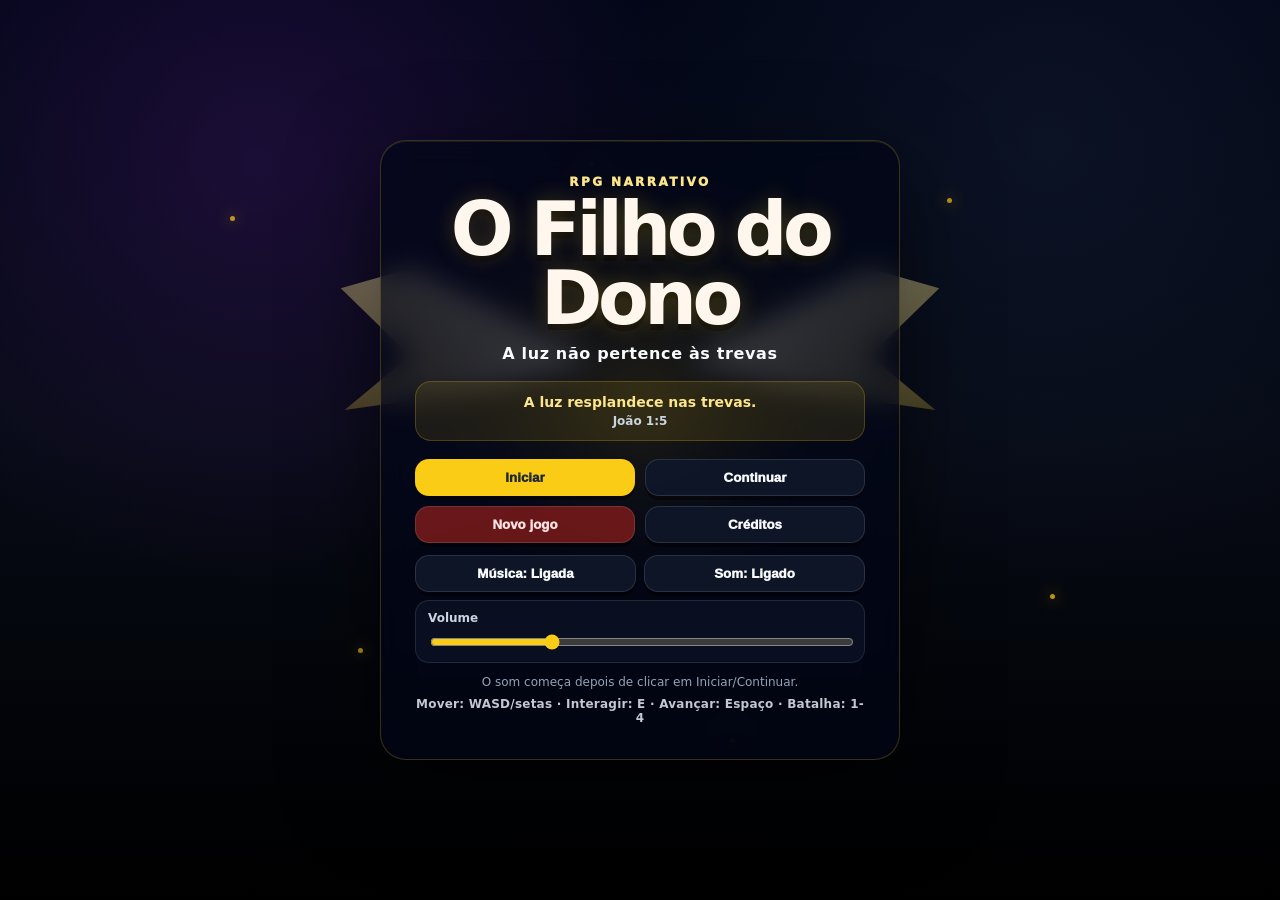
<file: index.html>
<!DOCTYPE html>
<html lang="pt-PT">
<head>
  <meta charset="UTF-8" />
  <meta name="viewport" content="width=device-width, initial-scale=1.0, viewport-fit=cover" />
  <title>O Filho do Dono</title>
  <meta name="apple-mobile-web-app-capable" content="yes" />
  <meta name="mobile-web-app-capable" content="yes" />
  <meta name="apple-mobile-web-app-status-bar-style" content="black-translucent" />
  <link rel="stylesheet" href="./css/styles.css" />
</head>
<body class="mobile-demo">
  <div class="rotate-warning"><strong>Vira o telemóvel</strong><span>Versão horizontal. Controlos nas laterais e toque no jogo para avançar falas ou ativar o grito.</span></div>

  <section id="titleMenu" class="title-menu" aria-label="Menu inicial do jogo">
    <div class="title-menu-bg">
      <div class="title-light-orb"></div>
      <div class="title-wing title-wing-left"></div>
      <div class="title-wing title-wing-right"></div>
      <div class="title-particles" aria-hidden="true">
        <span></span><span></span><span></span><span></span><span></span><span></span>
      </div>
    </div>

    <div class="title-menu-panel">
      <p class="title-kicker">RPG narrativo</p>
      <h1>O Filho do Dono</h1>
      <p class="title-subtitle">A luz não pertence às trevas</p>

      <div class="title-reference" id="titleBibleReference">
        <strong>A luz resplandece nas trevas.</strong>
        <span>João 1:5</span>
      </div>

      <div class="title-actions">
        <button id="menuStartBtn" type="button" class="title-btn primary">Iniciar</button>
        <button id="menuContinueBtn" type="button" class="title-btn">Continuar</button>
        <button id="menuNewGameBtn" type="button" class="title-btn danger">Novo jogo</button>
        <button id="menuCreditsBtn" type="button" class="title-btn">Créditos</button>
      </div>

      <div class="title-options">
        <button id="menuMusicBtn" type="button" class="title-chip">Música: Ligada</button>
        <button id="menuSfxBtn" type="button" class="title-chip">Som: Ligado</button>
        <label class="title-volume">
          Volume
          <input id="menuVolumeRange" type="range" min="0" max="100" value="55" />
        </label>
      </div>

      <p class="title-audio-note">O som começa depois de clicar em Iniciar/Continuar.</p>
      <p class="title-controls-note">Mover: WASD/setas · Interagir: E · Avançar: Espaço · Batalha: 1-4</p>
    </div>

    <div id="menuCreditsPanel" class="title-credits hidden">
      <div class="title-credits-card">
        <h2>Créditos</h2>
        <p><strong>História, direção e criação:</strong> Emanuel Soares</p>
        <p><strong>Jogo:</strong> mapas, batalhas, cutscenes, personagens e sistema narrativo de <em>O Filho do Dono</em>.</p>
        <p><strong>Mensagem:</strong> Deus Connosco. A luz venceu as sombras.</p>
        <button id="menuCreditsCloseBtn" type="button" class="title-btn primary">Voltar</button>
      </div>
    </div>
  </section>

  <div class="mobile-note">
    <strong>O Filho do Dono:</strong> usa os botões no ecrã. O progresso fica guardado neste telemóvel/navegador.
  </div>

  <main class="layout">
    <section class="game-card">
      <div class="stage">
        <canvas id="gameCanvas" width="640" height="480"></canvas>

        <div id="dialog" class="dialog hidden">
          <div class="dialog-left">
            <img id="dialogPortrait" alt="" class="dialog-portrait hidden">
          </div>
          <div class="dialog-content">
            <div id="dialogName" class="dialog-name"></div>
            <div id="dialogText" class="dialog-text"></div>
            <div class="dialog-hint">Toca no jogo para avançar</div>
          </div>
        </div>

        <div id="cutscene" class="cutscene hidden">
          <div class="cutscene-panel">
            <img id="cutsceneImage" alt="Imagem da cena" class="cutscene-image">
            <div class="cutscene-text-wrap">
              <h2 id="cutsceneTitle"></h2>
              <p id="cutsceneText"></p>
              <button id="cutsceneButton" type="button">Continuar</button>
            </div>
          </div>
        </div>
      </div>
    </section>

    <aside class="panel">
      <section class="quest-box">
        <p class="eyebrow">Missão atual</p>
        <h2 id="questTitle">A carregar...</h2>
        <p id="questObjective">A preparar a jornada de Denzel...</p>
        <div id="questDetails" class="quest-details"></div>
      </section>

      <section class="stats-box">
        <div class="stats-header">
          <p class="eyebrow">Denzel</p>
          <strong id="levelText">Nível 1</strong>
        </div>
        <div class="stat-row">
          <span id="hpText">HP 35/35</span>
          <div class="bar"><div id="hpFill" class="bar-fill hp-fill"></div></div>
        </div>
        <div class="stat-row">
          <span id="xpText">XP 0/50</span>
          <div class="bar"><div id="xpFill" class="bar-fill xp-fill"></div></div>
        </div>
        <p id="atkDefText" class="small stats-small">ATK 5 · DEF 2</p>
      </section>

      <section class="inventory-box">
        <div class="stats-header">
          <p class="eyebrow">Inventário</p>
          <strong id="goldText">0 ouro</strong>
        </div>
        <p id="potionText" class="small stats-small">Poções: 2</p>
        <p class="small">No mobile: <strong>3</strong> recupera HP fora da batalha (gasta EN) e <strong>4</strong> usa poção fora da batalha.</p>
      </section>

      <section class="info-box controls-desktop">
        <h3>Controlos</h3>
        <p><kbd>W</kbd><kbd>A</kbd><kbd>S</kbd><kbd>D</kbd> ou setas para mover</p>
        <p><kbd>E</kbd> interagir · <kbd>Espaço</kbd> avançar</p>
        <p><kbd>1</kbd><kbd>2</kbd><kbd>3</kbd><kbd>4</kbd> ações em combate</p>
      </section>
    </aside>
  </main>

  <div id="mobileControls" class="mobile-controls" aria-label="Controlos no telemóvel">
    <div class="dpad">
      <button class="mobile-btn up" data-hold-key="ArrowUp">▲</button>
      <button class="mobile-btn left" data-hold-key="ArrowLeft">◀</button>
      <button class="mobile-btn center" type="button">•</button>
      <button class="mobile-btn right" data-hold-key="ArrowRight">▶</button>
      <button class="mobile-btn down" data-hold-key="ArrowDown">▼</button>
    </div>
    <div class="mobile-actions">
      <button class="mobile-btn primary" data-main-action="1">Ação / Interagir</button>
      <button class="mobile-btn" data-tap-key=" ">Avançar</button>
      <button class="mobile-btn small" data-tap-key="1">1 Atacar</button>
      <button class="mobile-btn small" data-tap-key="2">2 Cajado</button>
      <button class="mobile-btn small" data-tap-key="3">3 Recuperar</button>
      <button class="mobile-btn small" data-tap-key="4">4 Poção</button>
    </div>
  </div>

  <button id="kraidusResetBtn" class="kraidus-reset-btn" type="button" hidden>
    K — Voltar à luta contra Kraidus
  </button>

  <button id="returnMenuBtn" class="return-menu-btn" type="button" aria-label="Voltar ao menu inicial">
    ☰ Menu
  </button>


  <script src="./js/config/denzel-visual-config.js"></script>
  <script src="./js/config/characters-config.js"></script>
  <script src="./js/config/world-config.js"></script>
  <script src="./js/config/bible-references-config.js"></script>
  <script src="./js/config/audio-config.js"></script>
  <script src="./js/audio-engine.js"></script>

  <!-- Personagens modulares -->
  <script src="./js/config/characters/lurei-normal.js"></script>
  <script src="./js/config/characters/lurei-guerreiro.js"></script>
  <script src="./js/config/characters/lurei-dominio.js"></script>

  <!-- Cenas modulares -->
  <script src="./js/config/scenes/kraidus-transformation-scene.js"></script>
  <script src="./js/config/scenes/nilzin-transformation-scene.js"></script>
  <script src="./js/config/scenes/lurei-shadow-entrance-scene.js"></script>
  <script src="./js/config/scenes/nilzin-abduction-scene.js"></script>
  <script src="./js/config/scenes/lurei-reveal-scene.js"></script>
  <script src="./js/config/scenes/lurei-purification-scene.js"></script>

  <script src="./js/data.js"></script>
  <script src="./js/game.js"></script>
  <script src="./js/visuals/character-design-v20.js"></script>
  <script src="./js/fullscreen.js"></script>
  <script src="./js/title-menu.js"></script>
</body>
</html>
</file>
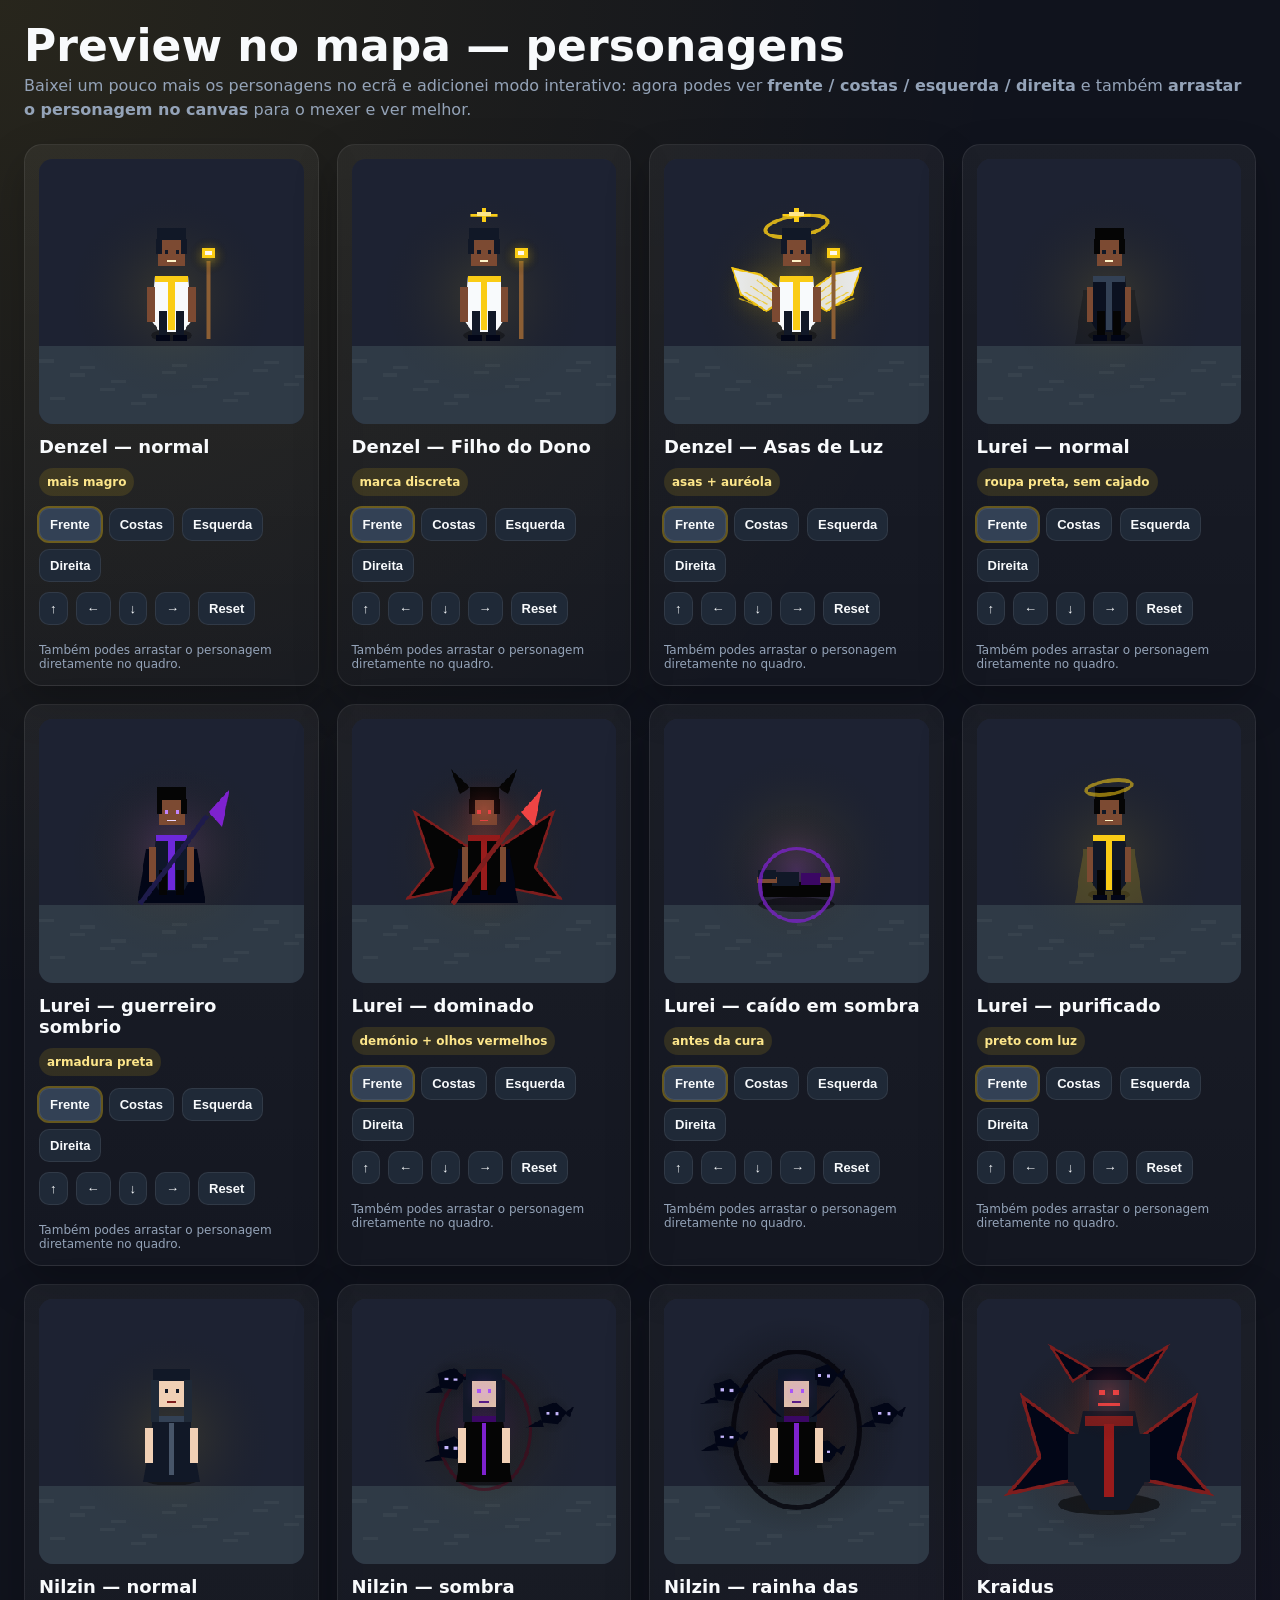
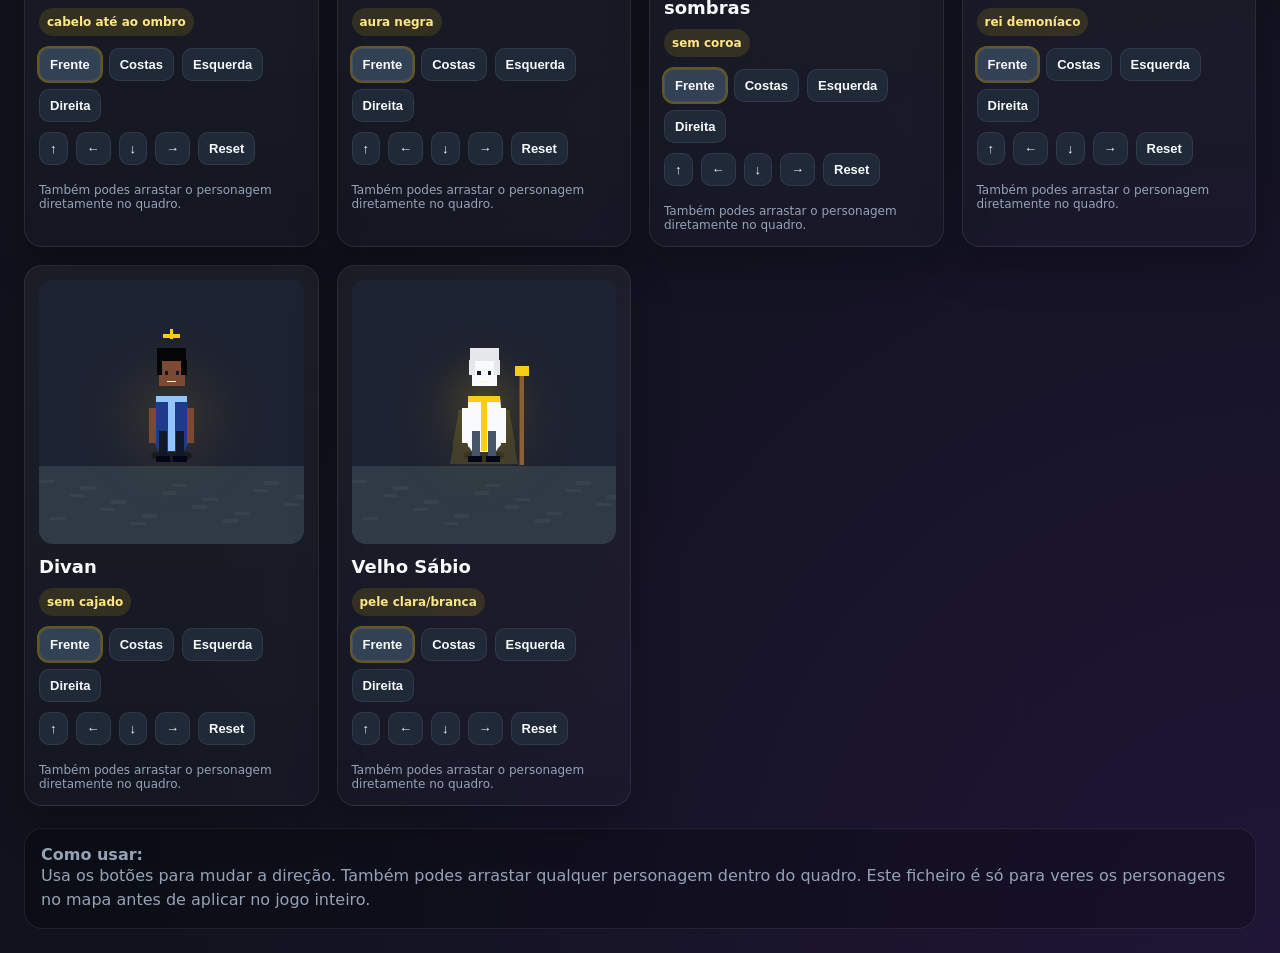
<file: preview_mapa_personagens.html>
<!DOCTYPE html>
<html lang="pt-PT">
<head>
  <meta charset="UTF-8" />
  <meta name="viewport" content="width=device-width, initial-scale=1.0" />
  <title>Preview Mapa Personagens — Base v17</title>
  <style>
    :root {
      --bg: #10131d;
      --text: #f8fafc;
      --muted: #94a3b8;
      --gold: #facc15;
      --panel: rgba(255,255,255,.05);
      --panel-border: rgba(255,255,255,.08);
      --btn: #1f2937;
      --btn-border: rgba(255,255,255,.08);
      --btn-active: #334155;
    }

    * { box-sizing: border-box; }

    body {
      margin: 0;
      font-family: system-ui, -apple-system, BlinkMacSystemFont, "Segoe UI", sans-serif;
      background:
        radial-gradient(circle at top left, rgba(250, 204, 21, .10), transparent 35%),
        radial-gradient(circle at bottom right, rgba(126, 34, 206, .14), transparent 40%),
        var(--bg);
      color: var(--text);
      padding: 24px;
    }

    header, .grid, .notes {
      max-width: 1240px;
      margin-left: auto;
      margin-right: auto;
    }

    header { margin-bottom: 22px; }
    h1 {
      margin: 0 0 6px;
      font-size: clamp(28px, 4vw, 44px);
      line-height: 1;
    }
    p {
      margin: 0;
      color: var(--muted);
      line-height: 1.5;
    }

    .grid {
      display: grid;
      grid-template-columns: repeat(auto-fit, minmax(280px, 1fr));
      gap: 18px;
    }

    .card {
      background: linear-gradient(180deg, rgba(255,255,255,.05), rgba(255,255,255,.02));
      border: 1px solid var(--panel-border);
      border-radius: 18px;
      padding: 14px;
      box-shadow: 0 18px 44px rgba(0,0,0,.24);
    }

    .stage {
      width: 100%;
      aspect-ratio: 1 / 1;
      border-radius: 14px;
      background:
        linear-gradient(90deg, rgba(255,255,255,.03) 1px, transparent 1px),
        linear-gradient(rgba(255,255,255,.03) 1px, transparent 1px),
        #202436;
      background-size: 24px 24px;
      display: grid;
      place-items: center;
      overflow: hidden;
      touch-action: none;
    }

    canvas {
      width: 100%;
      height: 100%;
      image-rendering: pixelated;
      cursor: grab;
    }

    canvas.dragging {
      cursor: grabbing;
    }

    h2 {
      margin: 12px 0 3px;
      font-size: 18px;
    }

    .tag {
      display: inline-block;
      margin-top: 8px;
      padding: 5px 8px;
      border-radius: 999px;
      background: rgba(250, 204, 21, .12);
      color: #fde68a;
      font-weight: 800;
      font-size: 12px;
    }

    .controls {
      display: grid;
      gap: 10px;
      margin-top: 12px;
    }

    .row {
      display: flex;
      flex-wrap: wrap;
      gap: 8px;
    }

    button {
      border: 1px solid var(--btn-border);
      background: var(--btn);
      color: var(--text);
      border-radius: 10px;
      padding: 8px 10px;
      cursor: pointer;
      font-size: 13px;
      font-weight: 700;
    }

    button.active {
      background: var(--btn-active);
      outline: 2px solid rgba(250, 204, 21, .35);
    }

    .hint {
      font-size: 12px;
      color: var(--muted);
      margin-top: 8px;
    }

    .notes {
      margin-top: 22px;
      background: rgba(0,0,0,.22);
      border: 1px solid rgba(255,255,255,.08);
      border-radius: 18px;
      padding: 16px;
      color: var(--muted);
    }

    code { color: #fde68a; }
  </style>
</head>
<body>
  <header>
    <h1>Preview no mapa — personagens</h1>
    <p>
      Baixei um pouco mais os personagens no ecrã e adicionei modo interativo:
      agora podes ver <strong>frente / costas / esquerda / direita</strong> e também
      <strong>arrastar o personagem no canvas</strong> para o mexer e ver melhor.
    </p>
  </header>

  <main class="grid" id="grid"></main>

  <section class="notes">
    <strong>Como usar:</strong>
    <p>
      Usa os botões para mudar a direção. Também podes arrastar qualquer personagem dentro do quadro.
      Este ficheiro é só para veres os personagens no mapa antes de aplicar no jogo inteiro.
    </p>
  </section>

<script>
const CHARACTERS = [
  { key:"denzel_base", title: "Denzel — normal", tag: "mais magro", renderType: "denzel", options: { wings:false, mark:false, halo:false } },
  { key:"denzel_mark", title: "Denzel — Filho do Dono", tag: "marca discreta", renderType: "denzel", options: { wings:false, mark:true, halo:false } },
  { key:"denzel_wings", title: "Denzel — Asas de Luz", tag: "asas + auréola", renderType: "denzel", options: { wings:true, mark:true, halo:true } },

  { key:"lurei_normal", title: "Lurei — normal", tag: "roupa preta, sem cajado", renderType: "lurei", options: { form:"normal" } },
  { key:"lurei_warrior", title: "Lurei — guerreiro sombrio", tag: "armadura preta", renderType: "lurei", options: { form:"guerreiro" } },
  { key:"lurei_dominated", title: "Lurei — dominado", tag: "demónio + olhos vermelhos", renderType: "lurei", options: { form:"dominado" } },
  { key:"lurei_fallen", title: "Lurei — caído em sombra", tag: "antes da cura", renderType: "lurei", options: { form:"caido" } },
  { key:"lurei_purified", title: "Lurei — purificado", tag: "preto com luz", renderType: "lurei", options: { form:"purificado" } },

  { key:"nilzin_normal", title: "Nilzin — normal", tag: "cabelo até ao ombro", renderType: "nilzin", options: { form:"normal" } },
  { key:"nilzin_shadow", title: "Nilzin — sombra", tag: "aura negra", renderType: "nilzin", options: { form:"sombra" } },
  { key:"nilzin_queen", title: "Nilzin — rainha das sombras", tag: "sem coroa", renderType: "nilzin", options: { form:"rainha" } },

  { key:"kraidus", title: "Kraidus", tag: "rei demoníaco", renderType: "kraidus", options: {} },
  { key:"divan", title: "Divan", tag: "sem cajado", renderType: "divan", options: {} },
  { key:"sage", title: "Velho Sábio", tag: "pele clara/branca", renderType: "sage", options: {} }
];

const W = 320;
const H = 320;
const states = new Map();

function setup() {
  const grid = document.getElementById("grid");

  CHARACTERS.forEach((item) => {
    const card = document.createElement("article");
    card.className = "card";
    card.innerHTML = `
      <div class="stage"><canvas width="${W}" height="${H}"></canvas></div>
      <h2>${item.title}</h2>
      <p><span class="tag">${item.tag}</span></p>
      <div class="controls">
        <div class="row dir-row">
          <button data-dir="down">Frente</button>
          <button data-dir="up">Costas</button>
          <button data-dir="left">Esquerda</button>
          <button data-dir="right">Direita</button>
        </div>
        <div class="row">
          <button data-move="up">↑</button>
          <button data-move="left">←</button>
          <button data-move="down">↓</button>
          <button data-move="right">→</button>
          <button data-reset="1">Reset</button>
        </div>
        <div class="hint">Também podes arrastar o personagem diretamente no quadro.</div>
      </div>
    `;
    grid.appendChild(card);

    const canvas = card.querySelector("canvas");
    const ctx = canvas.getContext("2d");
    ctx.imageSmoothingEnabled = false;

    const state = {
      item,
      canvas,
      ctx,
      x: 160,
      y: 138,   // mais baixo
      direction: "down",
      dragging: false,
      dragOffsetX: 0,
      dragOffsetY: 0,
    };
    states.set(item.key, state);

    bindControls(card, state);
    bindDrag(state);
    render(state);
  });
}

function bindControls(card, state) {
  const dirButtons = [...card.querySelectorAll("[data-dir]")];
  dirButtons.forEach((btn) => {
    btn.addEventListener("click", () => {
      state.direction = btn.dataset.dir;
      updateDirButtons(dirButtons, state.direction);
      render(state);
    });
  });
  updateDirButtons(dirButtons, state.direction);

  card.querySelectorAll("[data-move]").forEach((btn) => {
    btn.addEventListener("click", () => {
      const step = 8;
      const move = btn.dataset.move;
      if (move === "up") state.y -= step;
      if (move === "down") state.y += step;
      if (move === "left") state.x -= step;
      if (move === "right") state.x += step;
      clampState(state);
      render(state);
    });
  });

  card.querySelector("[data-reset]").addEventListener("click", () => {
    state.x = 160;
    state.y = 138;
    state.direction = "down";
    updateDirButtons(dirButtons, state.direction);
    render(state);
  });
}

function updateDirButtons(buttons, current) {
  buttons.forEach(btn => btn.classList.toggle("active", btn.dataset.dir === current));
}

function bindDrag(state) {
  const canvas = state.canvas;

  function getPos(evt) {
    const rect = canvas.getBoundingClientRect();
    const clientX = evt.touches ? evt.touches[0].clientX : evt.clientX;
    const clientY = evt.touches ? evt.touches[0].clientY : evt.clientY;
    return {
      x: ((clientX - rect.left) / rect.width) * canvas.width,
      y: ((clientY - rect.top) / rect.height) * canvas.height,
    };
  }

  function start(evt) {
    evt.preventDefault();
    const p = getPos(evt);
    state.dragging = true;
    state.dragOffsetX = p.x - state.x;
    state.dragOffsetY = p.y - state.y;
    canvas.classList.add("dragging");
  }

  function move(evt) {
    if (!state.dragging) return;
    evt.preventDefault();
    const p = getPos(evt);
    state.x = p.x - state.dragOffsetX;
    state.y = p.y - state.dragOffsetY;
    clampState(state);
    render(state);
  }

  function end() {
    state.dragging = false;
    canvas.classList.remove("dragging");
  }

  canvas.addEventListener("mousedown", start);
  window.addEventListener("mousemove", move);
  window.addEventListener("mouseup", end);

  canvas.addEventListener("touchstart", start, { passive: false });
  window.addEventListener("touchmove", move, { passive: false });
  window.addEventListener("touchend", end);
}

function clampState(state) {
  state.x = Math.max(70, Math.min(250, state.x));
  state.y = Math.max(90, Math.min(210, state.y));
}

function render(state) {
  const { ctx, item, x, y, direction } = state;
  drawStage(ctx);

  switch(item.renderType) {
    case "denzel":
      drawDenzel(ctx, { ...item.options, x, y, direction });
      break;
    case "lurei":
      drawLurei(ctx, { ...item.options, x, y, direction });
      break;
    case "nilzin":
      drawNilzin(ctx, { ...item.options, x, y, direction });
      break;
    case "kraidus":
      drawKraidus(ctx, { x, y, direction });
      break;
    case "divan":
      drawDivan(ctx, { x, y, direction });
      break;
    case "sage":
      drawSage(ctx, { x, y, direction });
      break;
  }
}

function drawStage(ctx) {
  ctx.clearRect(0,0,W,H);
  ctx.fillStyle = "#1d2232";
  ctx.fillRect(0,0,W,H);

  ctx.fillStyle = "#2f3a46";
  ctx.fillRect(0, 226, W, 94);

  ctx.fillStyle = "rgba(255,255,255,.04)";
  for (let i = 0; i < 18; i++) {
    ctx.fillRect((i * 37) % W, 242 + ((i * 17) % 54), 18, 4);
  }

  const g = ctx.createRadialGradient(160, 165, 10, 160, 165, 130);
  g.addColorStop(0, "rgba(250,204,21,.10)");
  g.addColorStop(1, "rgba(0,0,0,0)");
  ctx.fillStyle = g;
  ctx.fillRect(0,0,W,H);
}

function rect(ctx,x,y,w,h,c) {
  ctx.fillStyle = c;
  ctx.fillRect(Math.round(x), Math.round(y), Math.round(w), Math.round(h));
}

function ellipse(ctx,x,y,rx,ry,c) {
  ctx.fillStyle = c;
  ctx.beginPath();
  ctx.ellipse(x,y,rx,ry,0,0,Math.PI*2);
  ctx.fill();
}

function poly(ctx, pts, c) {
  ctx.fillStyle = c;
  ctx.beginPath();
  ctx.moveTo(pts[0][0], pts[0][1]);
  pts.slice(1).forEach(([x,y]) => ctx.lineTo(x,y));
  ctx.closePath();
  ctx.fill();
}

function strokePoly(ctx, pts, c, lw=2) {
  ctx.strokeStyle = c;
  ctx.lineWidth = lw;
  ctx.beginPath();
  ctx.moveTo(pts[0][0], pts[0][1]);
  pts.slice(1).forEach(([x,y]) => ctx.lineTo(x,y));
  ctx.closePath();
  ctx.stroke();
}

function glow(ctx, x, y, r, color) {
  const g = ctx.createRadialGradient(x,y,0,x,y,r);
  g.addColorStop(0,color);
  g.addColorStop(1,"rgba(0,0,0,0)");
  ctx.fillStyle = g;
  ctx.beginPath();
  ctx.arc(x,y,r,0,Math.PI*2);
  ctx.fill();
}

function drawWing(ctx, x, y, side, scale=1) {
  const dir = side === "left" ? -1 : 1;
  glow(ctx, x + dir * 42 * scale, y - 8 * scale, 48 * scale, "rgba(250,204,21,.18)");
  const pts = [
    [x + dir*4*scale, y - 4*scale],
    [x + dir*38*scale, y - 28*scale],
    [x + dir*70*scale, y - 35*scale],
    [x + dir*60*scale, y - 5*scale],
    [x + dir*31*scale, y + 14*scale],
  ];
  poly(ctx, pts, "rgba(248,250,252,.96)");
  strokePoly(ctx, pts, "#facc15", 2*scale);
  ctx.strokeStyle = "rgba(250,204,21,.75)";
  ctx.lineWidth = 1.4*scale;
  for (let i=0; i<4; i++) {
    ctx.beginPath();
    ctx.moveTo(x + dir*(14+i*8)*scale, y + (i*3)*scale);
    ctx.lineTo(x + dir*(42+i*7)*scale, y + (-22+i*7)*scale);
    ctx.stroke();
  }
}

function drawDenzelMark(ctx, x, y, scale=1) {
  ctx.save();
  ctx.strokeStyle = "#facc15";
  ctx.lineWidth = 4 * scale;
  ctx.beginPath();
  ctx.moveTo(x - 18*scale, y);
  ctx.lineTo(x + 18*scale, y);
  ctx.stroke();
  rect(ctx, x - 3*scale, y - 10*scale, 6*scale, 18*scale, "#facc15");
  rect(ctx, x - 10*scale, y - 4*scale, 20*scale, 5*scale, "#fde68a");
  ctx.restore();
}

function drawHalo(ctx, x, y, rx=36, ry=12, color="rgba(250,204,21,.82)") {
  ctx.save();
  ctx.strokeStyle = color;
  ctx.lineWidth = 4;
  ctx.beginPath();
  ctx.ellipse(x, y, rx, ry, -0.15, 0, Math.PI*2);
  ctx.stroke();
  ctx.restore();
}

function drawBodyBase(ctx, cfg) {
  const {
    x=160, y=122, skin="#7c4a32", hair="#111827", body="#f8fafc",
    accent="#facc15", pants="#111827", cloak=null,
    eyes="#111827", mouth="#fef3c7", height=1,
    bodyWidth=42, headWidth=34, armWidth=10,
    direction="down"
  } = cfg;

  const s = height;
  const bw = bodyWidth * s;
  const hw = headWidth * s;

  ellipse(ctx, x, y+100*s, 25*s, 7*s, "rgba(0,0,0,.34)");

  if (cloak) {
    poly(ctx, [
      [x-(bw/2+12*s),y+45*s],[x+(bw/2+12*s),y+45*s],
      [x+(bw/2+22*s),y+110*s],[x-(bw/2+22*s),y+110*s]
    ], cloak);
  }

  // corpo
  poly(ctx, [
    [x-bw/2,y+28*s],[x+bw/2,y+28*s],
    [x+(bw/2+4*s),y+82*s],[x+14*s,y+96*s],
    [x-14*s,y+96*s],[x-(bw/2+4*s),y+82*s]
  ], body);

  rect(ctx, x-bw/2, y+28*s, bw, 7*s, accent);
  rect(ctx, x-4*s, y+35*s, 8*s, 59*s, accent);

  // pernas
  rect(ctx, x-15*s, y+70*s, 10*s, 34*s, pants);
  rect(ctx, x+5*s, y+70*s, 10*s, 34*s, pants);
  rect(ctx, x-19*s, y+100*s, 17*s, 7*s, "#020617");
  rect(ctx, x+2*s, y+100*s, 17*s, 7*s, "#020617");

  // braços
  if (direction === "left") {
    rect(ctx, x-(bw/2+armWidth)*s, y+42*s, armWidth*s, 42*s, skin);
    rect(ctx, x+(bw/2-3)*s, y+48*s, (armWidth-2)*s, 36*s, skin);
  } else if (direction === "right") {
    rect(ctx, x-(bw/2-3)*s, y+48*s, (armWidth-2)*s, 36*s, skin);
    rect(ctx, x+(bw/2)*s, y+42*s, armWidth*s, 42*s, skin);
  } else {
    rect(ctx, x-(bw/2+armWidth)*s, y+42*s, armWidth*s, 42*s, skin);
    rect(ctx, x+(bw/2)*s, y+42*s, armWidth*s, 42*s, skin);
  }

  // cabeça
  rect(ctx, x-hw/2, y-20*s, hw, 36*s, skin);

  if (direction === "up") {
    rect(ctx, x-(hw/2+2*s), y-30*s, hw+4*s, 20*s, hair);
    rect(ctx, x-(hw/2+2*s), y-12*s, hw+4*s, 10*s, hair);
    rect(ctx, x-(hw/2+3*s), y-16*s, 7*s, 18*s, hair);
    rect(ctx, x+(hw/2-4*s), y-16*s, 7*s, 18*s, hair);
  } else if (direction === "left") {
    rect(ctx, x-(hw/2+2*s), y-30*s, hw+4*s, 15*s, hair);
    rect(ctx, x-(hw/2+4*s), y-14*s, 12*s, 24*s, hair);
    rect(ctx, x-hw/2+2*s, y-2*s, 4*s, 5*s, eyes);
    rect(ctx, x-hw/2+2*s, y+9*s, 8*s, 2*s, mouth);
  } else if (direction === "right") {
    rect(ctx, x-(hw/2+2*s), y-30*s, hw+4*s, 15*s, hair);
    rect(ctx, x+(hw/2-8*s), y-14*s, 12*s, 24*s, hair);
    rect(ctx, x+hw/2-7*s, y-2*s, 4*s, 5*s, eyes);
    rect(ctx, x+hw/2-10*s, y+9*s, 8*s, 2*s, mouth);
  } else {
    rect(ctx, x-(hw/2+2*s), y-30*s, hw+4*s, 15*s, hair);
    rect(ctx, x-(hw/2+3*s), y-16*s, 7*s, 18*s, hair);
    rect(ctx, x+(hw/2-4*s), y-16*s, 7*s, 18*s, hair);
    rect(ctx, x-8*s, y-3*s, 4*s, 5*s, eyes);
    rect(ctx, x+5*s, y-3*s, 4*s, 5*s, eyes);
    rect(ctx, x-5*s, y+9*s, 10*s, 2*s, mouth);
  }
}

function drawDenzel(ctx, { wings=false, mark=false, halo=false, x=160, y=138, direction="down" } = {}) {
  const baseY = y - 25;
  const wingsInFront = direction === "up";

  function drawDenzelWings(layer = "behind") {
    if (!wings) return;

    let leftX = x - 4;
    let rightX = x + 4;
    let wingY = baseY + 56;
    let wingScale = 1.05;
    let glowY = baseY + 40;
    let glowR = 92;

    if (direction === "left" || direction === "right") {
      leftX = x - 2;
      rightX = x + 2;
      wingY = baseY + 55;
      wingScale = 0.98;
      glowY = baseY + 42;
      glowR = 88;
    }

    if (direction === "up") {
      // De costas, as asas ficam à frente do corpo e mais abertas.
      leftX = x - 10;
      rightX = x + 10;
      wingY = baseY + 52;
      wingScale = 0.92;
      glowY = baseY + 36;
      glowR = 84;
    }

    if (layer === "front") ctx.save();
    drawWing(ctx, leftX, wingY, "left", wingScale);
    drawWing(ctx, rightX, wingY, "right", wingScale);
    glow(ctx, x, glowY, glowR, "rgba(250,204,21,.20)");
    if (layer === "front") ctx.restore();
  }

  if (wings && !wingsInFront) drawDenzelWings("behind");
  if (halo) drawHalo(ctx, x, baseY-32, 38, 12);

  drawBodyBase(ctx, {
    x, y: baseY,
    skin:"#7c4a32",
    hair:"#111827",
    body:"#f8fafc",
    accent:"#facc15",
    pants:"#111827",
    bodyWidth:40,
    headWidth:32,
    armWidth:9,
    direction
  });

  if (wings && wingsInFront) drawDenzelWings("front");

  if (direction !== "up") {
    ctx.save();
    ctx.strokeStyle = "#8b5e34";
    ctx.lineWidth = 5;
    ctx.beginPath();
    if (direction === "left") {
      ctx.moveTo(x-38,baseY+10);
      ctx.lineTo(x-38,baseY+104);
      ctx.stroke();
      glow(ctx, x-38, baseY+4, 24, "rgba(250,204,21,.42)");
      rect(ctx,x-46,baseY-6,16,12,"#facc15");
      rect(ctx,x-42,baseY-2,8,5,"#fff7ed");
    } else {
      ctx.moveTo(x+45,baseY+10);
      ctx.lineTo(x+45,baseY+104);
      ctx.stroke();
      glow(ctx, x+45, baseY+4, 24, "rgba(250,204,21,.42)");
      rect(ctx,x+37,baseY-6,16,12,"#facc15");
      rect(ctx,x+41,baseY-2,8,5,"#fff7ed");
    }
    ctx.restore();
  }

  if (mark) drawDenzelMark(ctx, x, baseY-45, 0.92);
}

function drawLurei(ctx, { form="normal", x=160, y=138, direction="down" } = {}) {
  const baseY = y - 25;
  const dominated = form === "dominado";
  const warrior = form === "guerreiro" || form === "dominado";
  const fallen = form === "caido";
  const purified = form === "purificado";

  if (fallen) {
    glow(ctx, x, baseY+70, 82, "rgba(126,34,206,.25)");
    ellipse(ctx, x, baseY+112, 46, 9, "rgba(0,0,0,.48)");
    rect(ctx, x-42, baseY+84, 84, 19, "#050505");
    rect(ctx, x-30, baseY+73, 33, 16, "#111827");
    rect(ctx, x+6, baseY+74, 24, 14, "#3b0764");
    rect(ctx, x-48, baseY+78, 24, 8, "#7c4a32");
    rect(ctx, x+28, baseY+78, 24, 8, "#7c4a32");
    rect(ctx, x-46, baseY+70, 21, 11, "#111827");
    ctx.strokeStyle = "rgba(126,34,206,.75)";
    ctx.lineWidth = 4;
    ctx.beginPath();
    ctx.arc(x,baseY+88,44,0,Math.PI*2);
    ctx.stroke();
    return;
  }

  if (warrior) {
    glow(ctx, x, baseY+42, 100, dominated ? "rgba(239,68,68,.26)" : "rgba(126,34,206,.20)");

    if (dominated) {
      poly(ctx, [[x-15,baseY+45],[x-84,baseY+0],[x-62,baseY+67],[x-92,baseY+104],[x-30,baseY+92]], "#050505");
      poly(ctx, [[x+15,baseY+45],[x+84,baseY+0],[x+62,baseY+67],[x+92,baseY+104],[x+30,baseY+92]], "#050505");
      strokePoly(ctx, [[x-15,baseY+45],[x-84,baseY+0],[x-62,baseY+67],[x-92,baseY+104],[x-30,baseY+92]], "#7f1d1d", 3);
      strokePoly(ctx, [[x+15,baseY+45],[x+84,baseY+0],[x+62,baseY+67],[x+92,baseY+104],[x+30,baseY+92]], "#7f1d1d", 3);
    }

    drawBodyBase(ctx, {
      x,y: baseY,
      skin:"#7c4a32",
      hair:"#050505",
      body: dominated ? "#050505" : "#0f172a",
      accent: dominated ? "#991b1b" : "#6d28d9",
      pants:"#050505",
      cloak:"#020617",
      eyes: dominated ? "#ef4444" : "#c084fc",
      mouth: dominated ? "#ef4444" : "#e9d5ff",
      bodyWidth:38,
      headWidth:31,
      armWidth:8,
      direction
    });

    ctx.save();
    ctx.strokeStyle = dominated ? "#7f1d1d" : "#1e1b4b";
    ctx.lineWidth = 6;
    ctx.beginPath();
    if (direction === "left") {
      ctx.moveTo(x-41,baseY+4);
      ctx.lineTo(x+28,baseY+111);
      ctx.stroke();
      poly(ctx, [[x-43,baseY],[x-68,baseY-28],[x-59,baseY+18]], dominated ? "#ef4444" : "#7e22ce");
    } else {
      ctx.moveTo(x+43,baseY+4);
      ctx.lineTo(x-38,baseY+111);
      ctx.stroke();
      poly(ctx, [[x+45,baseY],[x+70,baseY-28],[x+61,baseY+18]], dominated ? "#ef4444" : "#7e22ce");
    }
    ctx.restore();

    if (dominated) {
      poly(ctx, [[x-17,baseY-30],[x-40,baseY-52],[x-29,baseY-22]], "#050505");
      poly(ctx, [[x+17,baseY-30],[x+40,baseY-52],[x+29,baseY-22]], "#050505");
      glow(ctx, x, baseY-2, 46, "rgba(239,68,68,.22)");
    }
    return;
  }

  drawBodyBase(ctx, {
    x,y: baseY,
    skin:"#7c4a32",
    hair:"#050505",
    body: purified ? "#111827" : "#0b1120",
    accent: purified ? "#facc15" : "#334155",
    pants:"#050505",
    cloak: purified ? "rgba(250,204,21,.18)" : "rgba(0,0,0,.24)",
    eyes:"#111827",
    bodyWidth:38,
    headWidth:31,
    armWidth:8,
    direction
  });

  if (purified) drawHalo(ctx, x, baseY-30, 28, 8, "rgba(250,204,21,.55)");
}

function drawNilzin(ctx, { form="normal", x=160, y=138, direction="down" } = {}) {
  const baseY = y - 25;
  const shadow = form === "sombra" || form === "rainha";
  const queen = form === "rainha";

  if (shadow) {
    glow(ctx, x, baseY+38, queen ? 132 : 96, queen ? "rgba(2,0,8,.46)" : "rgba(2,0,8,.36)");
    glow(ctx, x, baseY+38, queen ? 96 : 70, queen ? "rgba(76,5,25,.28)" : "rgba(126,34,206,.24)");
    ctx.save();
    ctx.strokeStyle = queen ? "rgba(2,0,8,.72)" : "rgba(76,5,25,.55)";
    ctx.lineWidth = queen ? 6 : 4;
    ctx.beginPath();
    ctx.ellipse(x, baseY+45, queen ? 76 : 56, queen ? 94 : 72, 0, 0, Math.PI*2);
    ctx.stroke();
    ctx.restore();

    for (let i=0; i<(queen ? 5 : 3); i++) {
      const angle = (i / (queen ? 5 : 3)) * Math.PI*2;
      const sx = x + Math.cos(angle) * (queen ? 105 : 82);
      const sy = baseY + 26 + Math.sin(angle) * 48;
      drawShadowCreature(ctx, sx, sy, 0.65);
    }
  }

  ellipse(ctx, x, baseY+105, 32, 7, "rgba(0,0,0,.42)");
  const bodyColor = shadow ? "#050505" : "#111827";
  const accent = shadow ? "#3b0764" : "#334155";

  poly(ctx, [[x-22,baseY+28],[x+22,baseY+28],[x+34,baseY+108],[x-34,baseY+108]], bodyColor);
  rect(ctx, x-20, baseY+28, 40, 8, accent);
  rect(ctx, x-3, baseY+37, 6, 62, shadow ? "#7e22ce" : "#475569");

  if (direction === "left") {
    rect(ctx, x-30, baseY+43, 10, 42, "#f1d0b5");
    rect(ctx, x+22, baseY+49, 8, 34, "#f1d0b5");
  } else if (direction === "right") {
    rect(ctx, x-30, baseY+49, 8, 34, "#f1d0b5");
    rect(ctx, x+22, baseY+43, 10, 42, "#f1d0b5");
  } else {
    rect(ctx, x-32, baseY+43, 10, 42, "#f1d0b5");
    rect(ctx, x+22, baseY+43, 10, 42, "#f1d0b5");
  }

  rect(ctx, x-16, baseY-19, 32, 36, "#f1d0b5");

  if (direction === "up") {
    rect(ctx, x-22, baseY-28, 44, 16, shadow ? "#0f172a" : "#111827");
    rect(ctx, x-25, baseY-15, 10, 50, shadow ? "#111827" : "#1f2937");
    rect(ctx, x+15, baseY-15, 10, 50, shadow ? "#111827" : "#1f2937");
    rect(ctx, x-18, baseY-10, 36, 10, shadow ? "#111827" : "#1f2937");
  } else if (direction === "left") {
    rect(ctx, x-22, baseY-28, 44, 14, shadow ? "#0f172a" : "#111827");
    rect(ctx, x-25, baseY-15, 12, 50, shadow ? "#111827" : "#1f2937");
    rect(ctx, x-4, baseY-4, 4, 5, shadow ? "#a855f7" : "#111827");
    rect(ctx, x-5, baseY+10, 10, 2, shadow ? "#581c87" : "#7f1d1d");
  } else if (direction === "right") {
    rect(ctx, x-22, baseY-28, 44, 14, shadow ? "#0f172a" : "#111827");
    rect(ctx, x+13, baseY-15, 12, 50, shadow ? "#111827" : "#1f2937");
    rect(ctx, x, baseY-4, 4, 5, shadow ? "#a855f7" : "#111827");
    rect(ctx, x-5, baseY+10, 10, 2, shadow ? "#581c87" : "#7f1d1d");
  } else {
    rect(ctx, x-22, baseY-28, 44, 14, shadow ? "#0f172a" : "#111827");
    rect(ctx, x-25, baseY-15, 10, 50, shadow ? "#111827" : "#1f2937");
    rect(ctx, x+15, baseY-15, 10, 50, shadow ? "#111827" : "#1f2937");
    const eye = shadow ? "#a855f7" : "#111827";
    glow(ctx, x, baseY-1, shadow ? 32 : 12, shadow ? "rgba(168,85,247,.26)" : "rgba(0,0,0,0)");
    rect(ctx, x-8, baseY-4, 4, 5, eye);
    rect(ctx, x+5, baseY-4, 4, 5, eye);
    rect(ctx, x-6, baseY+10, 12, 2, shadow ? "#581c87" : "#7f1d1d");
  }

  if (queen) {
    poly(ctx, [[x-28,baseY+25],[x-52,baseY-4],[x-16,baseY+31]], "#020617");
    poly(ctx, [[x+28,baseY+25],[x+52,baseY-4],[x+16,baseY+31]], "#020617");
  }
}

function drawKraidus(ctx, { x=160, y=138, direction="down" } = {}) {
  const baseY = y - 25;
  glow(ctx, x, baseY+60, 130, "rgba(127,29,29,.34)");
  ellipse(ctx, x, baseY+135, 62, 13, "rgba(0,0,0,.55)");

  poly(ctx, [[x-30,baseY+60],[x-105,baseY+5],[x-84,baseY+78],[x-122,baseY+122],[x-42,baseY+105]], "#020617");
  poly(ctx, [[x+30,baseY+60],[x+105,baseY+5],[x+84,baseY+78],[x+122,baseY+122],[x+42,baseY+105]], "#020617");
  strokePoly(ctx, [[x-30,baseY+60],[x-105,baseY+5],[x-84,baseY+78],[x-122,baseY+122],[x-42,baseY+105]], "#7f1d1d", 4);
  strokePoly(ctx, [[x+30,baseY+60],[x+105,baseY+5],[x+84,baseY+78],[x+122,baseY+122],[x+42,baseY+105]], "#7f1d1d", 4);

  poly(ctx, [[x-32,baseY+22],[x+32,baseY+22],[x+46,baseY+104],[x+22,baseY+142],[x-22,baseY+142],[x-46,baseY+104]], "#111827");
  rect(ctx, x-29, baseY+28, 58, 12, "#7f1d1d");
  rect(ctx, x-6, baseY+38, 12, 88, "#991b1b");
  rect(ctx, x-50, baseY+50, 15, 58, "#111827");
  rect(ctx, x+35, baseY+50, 15, 58, "#111827");

  rect(ctx, x-24, baseY-20, 48, 42, "#1f2937");

  if (direction === "up") {
    rect(ctx, x-28, baseY-31, 56, 20, "#020617");
  } else if (direction === "left") {
    rect(ctx, x-28, baseY-31, 56, 16, "#020617");
    rect(ctx, x-12, baseY-2, 6, 6, "#ef4444");
    rect(ctx, x-12, baseY+12, 18, 4, "#ef4444");
  } else if (direction === "right") {
    rect(ctx, x-28, baseY-31, 56, 16, "#020617");
    rect(ctx, x+6, baseY-2, 6, 6, "#ef4444");
    rect(ctx, x-6, baseY+12, 18, 4, "#ef4444");
  } else {
    rect(ctx, x-28, baseY-31, 56, 16, "#020617");
    rect(ctx, x-12, baseY-3, 7, 6, "#ef4444");
    rect(ctx, x+5, baseY-3, 7, 6, "#ef4444");
    rect(ctx, x-13, baseY+12, 26, 4, "#ef4444");
  }

  poly(ctx, [[x-22,baseY-28],[x-70,baseY-55],[x-44,baseY-14]], "#020617");
  poly(ctx, [[x+22,baseY-28],[x+70,baseY-55],[x+44,baseY-14]], "#020617");
  strokePoly(ctx, [[x-22,baseY-28],[x-70,baseY-55],[x-44,baseY-14]], "#7f1d1d", 3);
  strokePoly(ctx, [[x+22,baseY-28],[x+70,baseY-55],[x+44,baseY-14]], "#7f1d1d", 3);
  glow(ctx, x, baseY+2, 58, "rgba(239,68,68,.28)");
}

function drawShadowCreature(ctx, x, y, scale=1) {
  ctx.save();
  ctx.translate(x,y);
  ctx.scale(scale,scale);
  glow(ctx, 0, 0, 36, "rgba(15,23,42,.35)");
  poly(ctx, [[-24,-12],[8,-22],[28,-4],[12,19],[-18,16]], "#020617");
  rect(ctx, -10, -4, 6, 5, "#c4b5fd");
  rect(ctx, 7, -3, 6, 5, "#c4b5fd");
  poly(ctx, [[22,-2],[42,-14],[34,5]], "#020617");
  poly(ctx, [[-20,10],[-48,25],[-14,23]], "#020617");
  ctx.restore();
}

function drawDivan(ctx, { x=160, y=138, direction="down" } = {}) {
  const baseY = y - 25;
  drawBodyBase(ctx, {
    x,y: baseY,
    skin:"#7c4a32",
    hair:"#050505",
    body:"#1e3a8a",
    accent:"#93c5fd",
    pants:"#111827",
    bodyWidth:38,
    headWidth:31,
    armWidth:8,
    direction
  });
  rect(ctx, x-10, baseY-47, 20, 4, "#facc15");
  rect(ctx, x-2, baseY-54, 4, 12, "#facc15");
}

function drawSage(ctx, { x=160, y=138, direction="down" } = {}) {
  const baseY = y - 25;
  glow(ctx, x, baseY+30, 80, "rgba(250,204,21,.12)");
  drawBodyBase(ctx, {
    x,y: baseY,
    skin:"#f8fafc",
    hair:"#e5e7eb",
    body:"#f8fafc",
    accent:"#facc15",
    pants:"#475569",
    cloak:"rgba(250,204,21,.14)",
    eyes:"#111827",
    bodyWidth:38,
    headWidth:31,
    armWidth:8,
    direction
  });

  if (direction !== "up") {
    ctx.save();
    ctx.strokeStyle = "#8b5e34";
    ctx.lineWidth = 5;
    ctx.beginPath();
    if (direction === "left") {
      ctx.moveTo(x-40,baseY+2);
      ctx.lineTo(x-40,baseY+111);
      ctx.stroke();
      rect(ctx,x-48,baseY-9,16,12,"#facc15");
    } else {
      ctx.moveTo(x+46,baseY+2);
      ctx.lineTo(x+46,baseY+111);
      ctx.stroke();
      rect(ctx,x+38,baseY-9,16,12,"#facc15");
    }
    ctx.restore();
  }
}

setup();
</script>
</body>
</html>
</file>
<file: css/styles.css>
:root {
  --bg: #07111f;
  --panel: #0f172a;
  --panel-2: #18243a;
  --line: rgba(226, 232, 240, 0.14);
  --text: #f8fafc;
  --muted: #cbd5e1;
  --gold: #facc15;
  --brown: #854d0e;
}

* {
  box-sizing: border-box;
}

body {
  margin: 0;
  min-height: 100vh;
  background:
    radial-gradient(circle at 15% 10%, rgba(250, 204, 21, 0.13), transparent 28%),
    radial-gradient(circle at 85% 0%, rgba(59, 130, 246, 0.16), transparent 28%),
    linear-gradient(180deg, #111827 0%, #020617 100%);
  color: var(--text);
  font-family: Inter, ui-sans-serif, system-ui, -apple-system, BlinkMacSystemFont, "Segoe UI", sans-serif;
  padding: 18px;
}

.layout {
  width: min(1040px, 100%);
  margin: 0 auto;
  display: grid;
  grid-template-columns: 1fr 280px;
  gap: 18px;
  align-items: start;
}

.game-card,
.panel {
  background: rgba(15, 23, 42, 0.92);
  border: 1px solid var(--line);
  border-radius: 24px;
  box-shadow: 0 24px 70px rgba(0, 0, 0, 0.42);
  overflow: hidden;
}

.topbar {
  padding: 18px 20px;
  display: flex;
  justify-content: space-between;
  gap: 12px;
  align-items: center;
  border-bottom: 1px solid var(--line);
}

.eyebrow {
  margin: 0 0 4px;
  font-size: 12px;
  text-transform: uppercase;
  letter-spacing: 0.12em;
  font-weight: 900;
  color: var(--gold);
}

h1, h2, h3, p {
  margin-top: 0;
}

h1 {
  margin-bottom: 4px;
  font-size: clamp(22px, 3vw, 34px);
  line-height: 1.05;
}

#gameSubtitle {
  margin: 0;
  color: var(--muted);
  font-size: 14px;
}

.chapter-badge {
  border: 1px solid rgba(250, 204, 21, 0.38);
  background: rgba(250, 204, 21, 0.13);
  color: #fde68a;
  border-radius: 999px;
  padding: 8px 12px;
  white-space: nowrap;
  font-weight: 900;
  font-size: 12px;
}

.stage {
  position: relative;
  padding: 16px;
  display: flex;
  justify-content: center;
}

canvas {
  width: min(100%, 640px);
  aspect-ratio: 4 / 3;
  background: #7dbf6a;
  border: 5px solid #020617;
  border-radius: 16px;
  image-rendering: pixelated;
  box-shadow: inset 0 0 0 2px rgba(255, 255, 255, 0.08), 0 18px 44px rgba(0,0,0,0.38);
}

.dialog {
  position: absolute;
  left: 34px;
  right: 34px;
  bottom: 34px;
  min-height: 124px;
  display: grid;
  grid-template-columns: auto 1fr;
  gap: 14px;
  background: #fff6dd;
  border: 4px solid #172033;
  border-radius: 10px;
  box-shadow: 0 8px 0 rgba(0,0,0,0.24);
  color: #111827;
  padding: 14px;
  animation: showDialog 120ms ease-out;
}

@keyframes showDialog {
  from { transform: translateY(8px); opacity: 0; }
  to { transform: translateY(0); opacity: 1; }
}

.dialog-portrait {
  width: 86px;
  height: 86px;
  object-fit: cover;
  border-radius: 8px;
  border: 3px solid #1f2937;
  background: #d6b17c;
}

.dialog-name {
  font-size: 14px;
  font-weight: 1000;
  color: var(--brown);
  letter-spacing: 0.06em;
  text-transform: uppercase;
  margin-bottom: 5px;
}

.dialog-text {
  font-size: 17px;
  line-height: 1.35;
  font-weight: 720;
}

.dialog-hint {
  margin-top: 8px;
  text-align: right;
  font-size: 12px;
  font-weight: 900;
  color: #64748b;
}

.cutscene {
  position: absolute;
  inset: 16px;
  background: rgba(2, 6, 23, 0.78);
  backdrop-filter: blur(6px);
  display: flex;
  align-items: center;
  justify-content: center;
  padding: 18px;
  border-radius: 16px;
}

.cutscene-panel {
  width: min(560px, 100%);
  background: #0f172a;
  border: 1px solid var(--line);
  border-radius: 18px;
  overflow: hidden;
  box-shadow: 0 28px 80px rgba(0,0,0,0.5);
}

.cutscene-image {
  width: 100%;
  max-height: 250px;
  object-fit: cover;
  display: block;
  background: #111827;
}

.cutscene-text-wrap {
  padding: 18px;
}

.cutscene-text-wrap h2 {
  margin-bottom: 8px;
  font-size: 21px;
}

.cutscene-text-wrap p {
  color: var(--muted);
  line-height: 1.5;
}

button {
  border: 0;
  background: var(--gold);
  color: #1f2937;
  padding: 10px 16px;
  border-radius: 12px;
  font-weight: 1000;
  cursor: pointer;
  box-shadow: 0 4px 0 #a16207;
}

button:active {
  transform: translateY(3px);
  box-shadow: 0 1px 0 #a16207;
}

.panel {
  padding: 18px;
}

.quest-box,
.info-box,
.stats-box,
.inventory-box {
  background: rgba(2, 6, 23, 0.32);
  border: 1px solid var(--line);
  border-radius: 18px;
  padding: 15px;
  margin-bottom: 14px;
}

.quest-box h2 {
  font-size: 18px;
  margin-bottom: 8px;
}

.quest-box p,
.info-box p {
  color: var(--muted);
  line-height: 1.45;
  font-size: 14px;
}


.stats-header {
  display: flex;
  align-items: center;
  justify-content: space-between;
  gap: 10px;
  margin-bottom: 10px;
}

.stats-header .eyebrow {
  margin-bottom: 0;
}

.stats-header strong {
  color: #fde68a;
  font-size: 14px;
}

.stat-row {
  display: grid;
  gap: 6px;
  margin-bottom: 10px;
}

.stat-row span {
  font-size: 13px;
  font-weight: 900;
  color: #e2e8f0;
}

.bar {
  height: 10px;
  border-radius: 999px;
  overflow: hidden;
  background: rgba(15, 23, 42, 0.85);
  border: 1px solid rgba(226, 232, 240, 0.15);
}

.bar-fill {
  height: 100%;
  width: 0%;
  border-radius: inherit;
  transition: width 180ms ease-out;
}

.hp-fill {
  background: linear-gradient(90deg, #ef4444, #fb7185);
}

.xp-fill {
  background: linear-gradient(90deg, #facc15, #fde68a);
}

.stats-small {
  margin-bottom: 0;
  color: #cbd5e1;
  font-weight: 800;
}

kbd {
  display: inline-flex;
  min-width: 28px;
  height: 25px;
  align-items: center;
  justify-content: center;
  padding: 0 7px;
  margin-right: 4px;
  background: #334155;
  border: 1px solid rgba(255,255,255,0.14);
  border-radius: 7px;
  color: #fff;
  font-weight: 900;
  box-shadow: 0 3px 0 #020617;
}

.small {
  font-size: 13px !important;
}

.hidden {
  display: none !important;
}

@media (max-width: 920px) {
  .layout {
    grid-template-columns: 1fr;
  }

  .panel {
    order: -1;
  }
}


/* v12 — fullscreen overlay layout */
html,
body {
  width: 100%;
  height: 100%;
  overflow: hidden;
}

body {
  padding: 0;
  background: #020617;
}

.layout {
  width: 100vw;
  height: 100vh;
  max-width: none;
  margin: 0;
  display: block;
  position: relative;
  overflow: hidden;
}

.game-card {
  position: fixed;
  inset: 0;
  border: 0;
  border-radius: 0;
  background: transparent;
  box-shadow: none;
  overflow: hidden;
}

.stage {
  position: fixed;
  inset: 0;
  padding: 0;
  display: flex;
  align-items: center;
  justify-content: center;
  background:
    radial-gradient(circle at 20% 8%, rgba(250, 204, 21, 0.13), transparent 30%),
    radial-gradient(circle at 82% 12%, rgba(59, 130, 246, 0.13), transparent 34%),
    linear-gradient(180deg, #0f172a 0%, #020617 100%);
}

canvas {
  width: min(100vw, calc(100vh * 1.333333));
  height: min(100vh, calc(100vw * 0.75));
  max-width: none;
  max-height: none;
  border: 0;
  border-radius: 0;
  box-shadow: 0 0 0 1px rgba(255,255,255,0.08), 0 28px 90px rgba(0,0,0,0.55);
}

.topbar {
  position: fixed;
  z-index: 20;
  top: 16px;
  left: 16px;
  right: 348px;
  padding: 14px 16px;
  border: 1px solid rgba(226, 232, 240, 0.16);
  border-radius: 18px;
  background: rgba(2, 6, 23, 0.58);
  backdrop-filter: blur(14px);
  box-shadow: 0 18px 50px rgba(0,0,0,0.28);
}

.topbar h1 {
  font-size: clamp(18px, 2.1vw, 28px);
}

#gameSubtitle {
  font-size: 13px;
}

.panel {
  position: fixed;
  z-index: 22;
  top: 16px;
  right: 16px;
  bottom: 16px;
  width: 312px;
  overflow: auto;
  padding: 14px;
  border-radius: 20px;
  background: rgba(2, 6, 23, 0.54);
  backdrop-filter: blur(14px);
  box-shadow: 0 18px 55px rgba(0,0,0,0.36);
  scrollbar-width: thin;
}

.quest-box,
.info-box,
.stats-box,
.inventory-box {
  background: rgba(15, 23, 42, 0.58);
  border-color: rgba(226, 232, 240, 0.14);
  box-shadow: inset 0 1px 0 rgba(255,255,255,0.04);
}

.dialog {
  left: max(24px, calc((100vw - min(100vw, calc(100vh * 1.333333))) / 2 + 24px));
  right: max(24px, calc((100vw - min(100vw, calc(100vh * 1.333333))) / 2 + 340px));
  bottom: 24px;
  z-index: 30;
  background: rgba(255, 246, 221, 0.96);
  backdrop-filter: blur(8px);
}

.cutscene {
  position: fixed;
  inset: 0;
  z-index: 35;
  border-radius: 0;
  background: rgba(2, 6, 23, 0.78);
}

.cutscene-panel {
  width: min(720px, calc(100vw - 40px));
}

.cutscene-image {
  max-height: min(420px, 52vh);
}

@media (max-width: 980px) {
  .topbar {
    right: 16px;
  }

  .panel {
    left: 16px;
    right: 16px;
    top: auto;
    bottom: 16px;
    width: auto;
    max-height: 34vh;
    display: grid;
    grid-template-columns: repeat(2, minmax(0, 1fr));
    gap: 10px;
  }

  .quest-box,
  .info-box,
  .stats-box,
  .inventory-box {
    margin-bottom: 0;
  }

  .dialog {
    left: 20px;
    right: 20px;
    bottom: calc(34vh + 30px);
  }
}

@media (max-width: 620px) {
  .topbar {
    top: 10px;
    left: 10px;
    right: 10px;
    padding: 10px 12px;
  }

  .chapter-badge,
  #gameSubtitle,
  .topbar .eyebrow {
    display: none;
  }

  .panel {
    left: 10px;
    right: 10px;
    bottom: 10px;
    max-height: 38vh;
    grid-template-columns: 1fr;
  }

  .dialog {
    left: 10px;
    right: 10px;
    bottom: calc(38vh + 24px);
    grid-template-columns: 1fr;
  }

  .dialog-left {
    display: none;
  }
}


/* v13 — jogo limpo, sem barra superior a tapar o mapa */
.topbar { display: none !important; }
.stage { inset: 0; }
.panel { background: rgba(2, 6, 23, 0.46); }
.quest-box, .info-box, .stats-box, .inventory-box { background: rgba(15, 23, 42, 0.52); }
.quick-event-hint {
  position: fixed;
  left: 50%;
  top: 14px;
  transform: translateX(-50%);
  z-index: 60;
}


.quest-details {
  display: grid;
  gap: 8px;
  margin-top: 12px;
}

.quest-detail {
  display: grid;
  gap: 3px;
  padding: 9px 10px;
  border-radius: 12px;
  background: rgba(250, 204, 21, 0.08);
  border: 1px solid rgba(250, 204, 21, 0.16);
}

.quest-detail strong {
  color: #fde68a;
  font-size: 11px;
  text-transform: uppercase;
  letter-spacing: 0.08em;
}

.quest-detail span {
  color: #e5e7eb;
  font-size: 13px;
  line-height: 1.35;
}

.quest-detail.optional {
  background: rgba(59, 130, 246, 0.08);
  border-color: rgba(96, 165, 250, 0.18);
}

.quest-detail.optional strong {
  color: #bfdbfe;
}

.quest-detail.warning {
  background: rgba(239, 68, 68, 0.08);
  border-color: rgba(248, 113, 113, 0.20);
}

.quest-detail.warning strong {
  color: #fecaca;
}


/* Mobile offline demo */
body.mobile-demo {
  padding: 10px;
  overscroll-behavior: none;
  touch-action: manipulation;
}
.mobile-note {
  width: min(1040px, 100%);
  margin: 0 auto 10px;
  padding: 10px 12px;
  border: 1px solid rgba(250, 204, 21, 0.28);
  border-radius: 16px;
  background: rgba(15, 23, 42, 0.84);
  color: #f8fafc;
  font-size: 13px;
}
.mobile-note strong { color: #fde68a; }
.mobile-controls {
  width: min(1040px, 100%);
  margin: 12px auto 0;
  display: none;
  grid-template-columns: 1fr 1fr;
  gap: 14px;
  align-items: end;
  user-select: none;
  -webkit-user-select: none;
  -webkit-tap-highlight-color: transparent;
}
.dpad {
  display: grid;
  grid-template-columns: 58px 58px 58px;
  grid-template-rows: 58px 58px 58px;
  gap: 6px;
  justify-content: start;
}
.mobile-actions {
  display: grid;
  grid-template-columns: repeat(2, minmax(58px, 1fr));
  gap: 8px;
  justify-content: end;
}
.mobile-btn {
  min-height: 54px;
  border: 1px solid rgba(255,255,255,0.18);
  background: rgba(15, 23, 42, 0.94);
  color: #f8fafc;
  border-radius: 18px;
  font-weight: 1000;
  font-size: 14px;
  box-shadow: 0 6px 0 rgba(0,0,0,0.35);
}
.mobile-btn:active, .mobile-btn.is-pressed {
  transform: translateY(4px);
  box-shadow: 0 2px 0 rgba(0,0,0,0.35);
  background: rgba(250, 204, 21, 0.30);
}
.mobile-btn.primary {
  background: #facc15;
  color: #1f2937;
}
.mobile-btn.small { font-size: 12px; }
.dpad .up { grid-column: 2; grid-row: 1; }
.dpad .left { grid-column: 1; grid-row: 2; }
.dpad .center { grid-column: 2; grid-row: 2; opacity: 0.45; }
.dpad .right { grid-column: 3; grid-row: 2; }
.dpad .down { grid-column: 2; grid-row: 3; }
@media (max-width: 860px) {
  body.mobile-demo { padding: 8px; }
  .layout {
    display: flex;
    flex-direction: column;
    gap: 10px;
  }
  .game-card, .panel { border-radius: 16px; width: 100%; }
  .stage { padding: 8px; }
  canvas { width: 100%; max-height: 64vh; border-width: 3px; border-radius: 12px; }
  .panel { display: grid; grid-template-columns: 1fr 1fr; gap: 8px; padding: 8px; }
  .quest-box, .stats-box, .inventory-box, .info-box { padding: 10px; border-radius: 12px; }
  .info-box.controls-desktop, .info-box.backend-info { display: none; }
  .dialog { left: 16px; right: 16px; bottom: 16px; min-height: 96px; padding: 10px; gap: 8px; }
  .dialog-portrait { width: 58px; height: 58px; }
  .dialog-text { font-size: 14px; }
  .dialog-hint { font-size: 10px; }
  .cutscene { inset: 8px; padding: 8px; }
  .cutscene-image { max-height: 170px; }
  .cutscene-text-wrap { padding: 12px; }
  .cutscene-text-wrap h2 { font-size: 18px; }
  .cutscene-text-wrap p { font-size: 13px; }
  .mobile-controls { display: grid; position: sticky; bottom: 8px; z-index: 20; }
}
@media (max-width: 520px) {
  .panel { grid-template-columns: 1fr; }
  .mobile-controls { grid-template-columns: 1fr; }
  .dpad { justify-content: center; margin: 0 auto; }
  .mobile-actions { grid-template-columns: repeat(4, 1fr); }
  .mobile-btn { min-height: 48px; border-radius: 14px; }
}


/* V3 — MODO HORIZONTAL / FULLSCREEN MOBILE
   Remove as janelas laterais e deixa o jogo ocupar o ecrã. */
html,
body {
  width: 100%;
  height: 100%;
  margin: 0 !important;
  overflow: hidden !important;
  background: #020617 !important;
}

body.mobile-demo {
  padding: 0 !important;
  min-height: 100dvh !important;
  height: 100dvh !important;
  overscroll-behavior: none;
  touch-action: none;
}

.mobile-note,
.panel,
.topbar,
.controls-desktop,
.backend-info {
  display: none !important;
}

.layout {
  width: 100vw !important;
  max-width: none !important;
  height: 100dvh !important;
  margin: 0 !important;
  padding: 0 !important;
  display: block !important;
}

.game-card {
  width: 100vw !important;
  height: 100dvh !important;
  border: 0 !important;
  border-radius: 0 !important;
  box-shadow: none !important;
  background: #020617 !important;
}

.stage {
  width: 100vw !important;
  height: 100dvh !important;
  padding: 0 !important;
  display: block !important;
  position: relative !important;
  background: #020617 !important;
}

canvas {
  width: 100vw !important;
  height: 100dvh !important;
  max-width: none !important;
  max-height: none !important;
  aspect-ratio: auto !important;
  border: 0 !important;
  border-radius: 0 !important;
  box-shadow: none !important;
  display: block !important;
  image-rendering: pixelated;
  background: #111827 !important;
}

.dialog {
  left: 220px !important;
  right: 220px !important;
  bottom: max(116px, calc(env(safe-area-inset-bottom) + 104px)) !important;
  min-height: 78px !important;
  max-height: 34dvh !important;
  padding: 10px 12px !important;
  border-width: 3px !important;
  border-radius: 10px !important;
  grid-template-columns: 1fr !important;
  overflow: hidden !important;
}
.dialog-left,
.dialog-portrait {
  display: none !important;
}
.dialog-text {
  font-size: clamp(12px, 2.4dvh, 15px) !important;
  line-height: 1.25 !important;
}
.dialog-name {
  font-size: 12px !important;
  margin-bottom: 3px !important;
}
.dialog-hint {
  margin-top: 4px !important;
  font-size: 10px !important;
}

.cutscene {
  inset: 8px !important;
  padding: 8px !important;
  border-radius: 0 !important;
}
.cutscene-panel {
  width: min(620px, calc(100vw - 24px)) !important;
  max-height: calc(100dvh - 24px) !important;
}
.cutscene-image {
  max-height: 34dvh !important;
}
.cutscene-text-wrap {
  padding: 12px !important;
}
.cutscene-text-wrap h2 {
  font-size: 17px !important;
}
.cutscene-text-wrap p {
  font-size: 13px !important;
  line-height: 1.35 !important;
}

.mobile-controls {
  position: fixed !important;
  left: 0 !important;
  right: 0 !important;
  bottom: max(8px, env(safe-area-inset-bottom)) !important;
  z-index: 999 !important;
  width: 100vw !important;
  max-width: none !important;
  margin: 0 !important;
  padding: 0 10px !important;
  display: grid !important;
  grid-template-columns: 190px 1fr !important;
  gap: 10px !important;
  align-items: end !important;
  pointer-events: none !important;
  opacity: 0.92 !important;
}

.dpad,
.mobile-actions,
.mobile-btn {
  pointer-events: auto !important;
}

.dpad {
  display: grid !important;
  grid-template-columns: 52px 52px 52px !important;
  grid-template-rows: 36px 36px 36px !important;
  gap: 5px !important;
  justify-content: start !important;
  margin: 0 !important;
}

.mobile-actions {
  display: grid !important;
  grid-template-columns: repeat(3, minmax(54px, 1fr)) !important;
  gap: 6px !important;
  align-self: end !important;
}

.mobile-btn {
  min-height: 34px !important;
  padding: 4px 6px !important;
  border-radius: 12px !important;
  font-size: 11px !important;
  line-height: 1.05 !important;
  box-shadow: 0 3px 0 rgba(0,0,0,0.45) !important;
  background: rgba(15, 23, 42, 0.82) !important;
  border: 1px solid rgba(255,255,255,0.22) !important;
  backdrop-filter: blur(4px);
}
.mobile-btn.primary {
  background: rgba(250, 204, 21, 0.92) !important;
  color: #111827 !important;
}
.mobile-btn.small {
  font-size: 10px !important;
}

.rotate-warning {
  display: none;
  position: fixed;
  inset: 0;
  z-index: 2000;
  background: #020617;
  color: #f8fafc;
  align-items: center;
  justify-content: center;
  text-align: center;
  padding: 26px;
  font-weight: 900;
}
.rotate-warning strong {
  color: #facc15;
  display: block;
  font-size: 22px;
  margin-bottom: 10px;
}
.rotate-warning span {
  color: #cbd5e1;
  font-size: 15px;
  line-height: 1.4;
}

@media (orientation: portrait) {
  .rotate-warning { display: flex !important; flex-direction: column; }
}

@media (orientation: landscape) and (max-height: 430px) {
  .dialog {
    bottom: max(92px, calc(env(safe-area-inset-bottom) + 82px)) !important;
    left: 185px !important;
    right: 185px !important;
    min-height: 62px !important;
  }
  .dialog-text { font-size: 12px !important; }
  .mobile-controls {
    grid-template-columns: 166px 1fr !important;
  }
  .dpad {
    grid-template-columns: 46px 46px 46px !important;
    grid-template-rows: 30px 30px 30px !important;
    gap: 4px !important;
  }
  .mobile-actions {
    grid-template-columns: repeat(6, minmax(44px, 1fr)) !important;
  }
  .mobile-btn {
    min-height: 30px !important;
    font-size: 10px !important;
    border-radius: 10px !important;
  }
}



/* V4 — controlos laterais e toque direto no jogo */
.mobile-controls {
  top: 0 !important;
  bottom: 0 !important;
  left: 0 !important;
  right: 0 !important;
  padding: 0 max(10px, env(safe-area-inset-right)) max(8px, env(safe-area-inset-bottom)) max(10px, env(safe-area-inset-left)) !important;
  display: grid !important;
  grid-template-columns: 156px 1fr 176px !important;
  grid-template-areas: "dpad empty actions" !important;
  align-items: end !important;
  gap: 8px !important;
  pointer-events: none !important;
  opacity: 0.62 !important;
}

.dpad {
  grid-area: dpad !important;
  align-self: end !important;
  justify-self: start !important;
  margin-bottom: 14px !important;
  grid-template-columns: 44px 44px 44px !important;
  grid-template-rows: 40px 40px 40px !important;
  gap: 5px !important;
}

.mobile-actions {
  grid-area: actions !important;
  align-self: end !important;
  justify-self: end !important;
  margin-bottom: 14px !important;
  display: grid !important;
  grid-template-columns: 78px 78px !important;
  grid-auto-rows: 40px !important;
  gap: 7px !important;
}

.mobile-actions [data-tap-key=" "] {
  display: none !important;
}

.mobile-actions [data-main-action] {
  grid-column: 1 / -1 !important;
  min-height: 40px !important;
}

.mobile-btn {
  min-height: 40px !important;
  padding: 4px 6px !important;
  border-radius: 13px !important;
  background: rgba(248, 250, 252, 0.55) !important;
  color: #0f172a !important;
  border: 1px solid rgba(15, 23, 42, 0.28) !important;
  box-shadow: 0 3px 0 rgba(15, 23, 42, 0.22), 0 0 10px rgba(255,255,255,0.10) !important;
  text-shadow: none !important;
  backdrop-filter: blur(3px);
}

.mobile-btn.primary {
  background: rgba(250, 204, 21, 0.92) !important;
  color: #111827 !important;
  border-color: rgba(113, 63, 18, 0.55) !important;
}

.mobile-btn:active,
.mobile-btn.is-pressed {
  background: rgba(254, 240, 138, 0.95) !important;
  color: #111827 !important;
  transform: translateY(3px) scale(0.98) !important;
  box-shadow: 0 1px 0 rgba(15, 23, 42, 0.4) !important;
}

.mobile-controls.battle-mode {
  opacity: 0 !important;
  pointer-events: none !important;
}

.mobile-controls.battle-mode .mobile-btn,
.mobile-controls.battle-mode .dpad,
.mobile-controls.battle-mode .mobile-actions {
  pointer-events: none !important;
}

.dpad .center {
  opacity: 0.28 !important;
}

.dialog {
  left: 210px !important;
  right: 210px !important;
  bottom: max(12px, env(safe-area-inset-bottom)) !important;
  max-height: 27dvh !important;
  background: rgba(2, 6, 23, 0.82) !important;
}

.dialog-hint::after {
  content: " · também podes tocar na caixa";
}

@media (orientation: landscape) and (max-height: 430px) {
  .mobile-controls {
    grid-template-columns: 154px 1fr 166px !important;
  }
  .dpad {
    grid-template-columns: 41px 41px 41px !important;
    grid-template-rows: 34px 34px 34px !important;
    gap: 4px !important;
  }
  .mobile-actions {
    grid-template-columns: 72px 72px !important;
    grid-auto-rows: 34px !important;
    gap: 6px !important;
  }
  .mobile-btn {
    min-height: 34px !important;
    font-size: 10px !important;
    padding: 4px 5px !important;
  }
  .dialog {
    left: 178px !important;
    right: 186px !important;
    bottom: max(8px, env(safe-area-inset-bottom)) !important;
    max-height: 30dvh !important;
  }
}


/* V12 — correções mobile: diálogo legível e botões escondidos em batalha */
.dialog {
  color: #f8fafc !important;
}
.dialog-name {
  color: #fde68a !important;
}
.dialog-text {
  color: #f8fafc !important;
}
.dialog-hint {
  color: #cbd5e1 !important;
}
.mobile-controls.battle-mode {
  display: none !important;
  opacity: 0 !important;
  pointer-events: none !important;
}



.kraidus-reset-btn {
  position: fixed;
  top: max(12px, env(safe-area-inset-top));
  right: max(12px, env(safe-area-inset-right));
  z-index: 40;
  border: 2px solid rgba(250, 204, 21, 0.45);
  background: rgba(15, 23, 42, 0.92);
  color: #fde68a;
  border-radius: 999px;
  padding: 10px 14px;
  font-weight: 900;
  font-size: 12px;
  box-shadow: 0 10px 28px rgba(0,0,0,0.28);
}

.kraidus-reset-btn[hidden] {
  display: none !important;
}


/* V23 — Menu inicial, som e referências bíblicas */
.rotate-warning {
  z-index: 6000 !important;
}

.title-menu {
  position: fixed;
  inset: 0;
  z-index: 5000;
  display: grid;
  place-items: center;
  overflow: hidden;
  background:
    radial-gradient(circle at 50% 42%, rgba(250, 204, 21, 0.18), transparent 26%),
    radial-gradient(circle at 20% 18%, rgba(88, 28, 135, 0.28), transparent 34%),
    radial-gradient(circle at 82% 16%, rgba(15, 23, 42, 0.72), transparent 34%),
    linear-gradient(180deg, #020617 0%, #070b16 48%, #000 100%);
  color: #f8fafc;
}

.title-menu-bg {
  position: absolute;
  inset: 0;
  pointer-events: none;
}

.title-light-orb {
  position: absolute;
  left: 50%;
  top: 44%;
  width: min(36vw, 320px);
  aspect-ratio: 1;
  transform: translate(-50%, -50%);
  border-radius: 50%;
  background: radial-gradient(circle, rgba(250,204,21,0.28), rgba(250,204,21,0.08) 42%, transparent 70%);
  filter: blur(1px);
  animation: titlePulse 3.6s ease-in-out infinite;
}

.title-wing {
  position: absolute;
  top: 39%;
  width: min(30vw, 260px);
  height: min(18vw, 150px);
  background: linear-gradient(135deg, rgba(255,255,255,0.92), rgba(250,204,21,0.28));
  clip-path: polygon(0 44%, 74% 0, 100% 20%, 70% 58%, 92% 100%, 36% 72%);
  filter: drop-shadow(0 0 16px rgba(250,204,21,0.34));
  opacity: 0.78;
}

.title-wing-left {
  left: 50%;
  transform: translate(-118%, -50%) scaleX(-1) rotate(-8deg);
}

.title-wing-right {
  right: 50%;
  transform: translate(118%, -50%) rotate(-8deg);
}

.title-particles span {
  position: absolute;
  width: 5px;
  height: 5px;
  border-radius: 50%;
  background: #facc15;
  opacity: 0.72;
  box-shadow: 0 0 14px rgba(250,204,21,0.88);
  animation: titleFloat 4.8s ease-in-out infinite;
}
.title-particles span:nth-child(1) { left: 18%; top: 24%; animation-delay: 0s; }
.title-particles span:nth-child(2) { left: 28%; top: 72%; animation-delay: .8s; }
.title-particles span:nth-child(3) { left: 74%; top: 22%; animation-delay: 1.4s; }
.title-particles span:nth-child(4) { left: 82%; top: 66%; animation-delay: .4s; }
.title-particles span:nth-child(5) { left: 46%; top: 18%; animation-delay: 2.1s; }
.title-particles span:nth-child(6) { left: 57%; top: 82%; animation-delay: 1.1s; }

.title-menu-panel {
  position: relative;
  width: min(520px, calc(100vw - 30px));
  padding: clamp(22px, 4vw, 34px);
  border: 1px solid rgba(250,204,21,0.22);
  border-radius: 26px;
  background: rgba(2, 6, 23, 0.72);
  box-shadow: 0 28px 90px rgba(0,0,0,0.58), inset 0 1px 0 rgba(255,255,255,0.08);
  backdrop-filter: blur(14px);
  text-align: center;
}

.title-kicker {
  margin: 0 0 6px;
  color: #fde68a;
  text-transform: uppercase;
  letter-spacing: 0.20em;
  font-size: 12px;
  font-weight: 1000;
}

.title-menu-panel h1 {
  margin: 0;
  font-size: clamp(42px, 8vw, 74px);
  line-height: 0.92;
  letter-spacing: -0.06em;
  color: #fff7ed;
  text-shadow: 0 0 22px rgba(250,204,21,0.24), 0 6px 0 rgba(0,0,0,0.42);
}

.title-subtitle {
  margin: 12px 0 18px;
  color: #f8fafc;
  font-weight: 900;
  letter-spacing: 0.04em;
}

.title-reference {
  display: grid;
  gap: 4px;
  margin: 0 auto 18px;
  padding: 12px 14px;
  border-radius: 16px;
  background: rgba(250,204,21,0.10);
  border: 1px solid rgba(250,204,21,0.22);
}

.title-reference strong {
  color: #fde68a;
  font-size: 14px;
}

.title-reference span {
  color: #cbd5e1;
  font-size: 12px;
  font-weight: 800;
}

.title-actions {
  display: grid;
  grid-template-columns: repeat(2, minmax(0, 1fr));
  gap: 10px;
  margin-top: 16px;
}

.title-btn,
.title-chip {
  border: 1px solid rgba(255,255,255,0.12);
  background: rgba(15, 23, 42, 0.92);
  color: #f8fafc;
  box-shadow: 0 4px 0 rgba(0,0,0,0.42);
  border-radius: 14px;
}

.title-btn.primary {
  background: #facc15;
  color: #1f2937;
  border-color: rgba(250,204,21,0.62);
}

.title-btn.danger {
  background: rgba(127, 29, 29, 0.82);
  color: #fee2e2;
}

.title-btn:disabled {
  opacity: 0.45;
  cursor: not-allowed;
  filter: grayscale(0.5);
}

.title-options {
  display: grid;
  grid-template-columns: repeat(2, 1fr);
  gap: 8px;
  margin-top: 12px;
}

.title-volume {
  grid-column: 1 / -1;
  display: grid;
  gap: 7px;
  padding: 10px 12px;
  border-radius: 14px;
  border: 1px solid rgba(255,255,255,0.10);
  background: rgba(15, 23, 42, 0.62);
  color: #cbd5e1;
  font-size: 12px;
  font-weight: 900;
  text-align: left;
}

.title-volume input {
  width: 100%;
  accent-color: #facc15;
}

.title-audio-note {
  margin: 12px 0 0;
  color: #94a3b8;
  font-size: 12px;
}

.title-credits {
  position: absolute;
  inset: 0;
  z-index: 2;
  display: grid;
  place-items: center;
  background: rgba(2,6,23,0.74);
  padding: 18px;
}

.title-credits-card {
  width: min(520px, 100%);
  padding: 22px;
  border-radius: 22px;
  background: rgba(15,23,42,0.96);
  border: 1px solid rgba(250,204,21,0.22);
  box-shadow: 0 24px 80px rgba(0,0,0,0.55);
  text-align: left;
}

.title-credits-card h2 {
  color: #fde68a;
}

.title-credits-card p {
  color: #e2e8f0;
  line-height: 1.45;
}

@keyframes titlePulse {
  0%, 100% { transform: translate(-50%, -50%) scale(0.96); opacity: 0.74; }
  50% { transform: translate(-50%, -50%) scale(1.06); opacity: 1; }
}

@keyframes titleFloat {
  0%, 100% { transform: translateY(0); opacity: .36; }
  50% { transform: translateY(-18px); opacity: .95; }
}

@media (orientation: landscape) and (max-height: 430px) {
  .title-menu-panel {
    width: min(540px, calc(100vw - 28px));
    padding: 16px 20px;
  }
  .title-menu-panel h1 {
    font-size: clamp(34px, 7vw, 54px);
  }
  .title-subtitle,
  .title-reference,
  .title-actions {
    margin-top: 8px;
    margin-bottom: 8px;
  }
  .title-reference {
    padding: 8px 10px;
  }
  .title-options {
    grid-template-columns: repeat(3, 1fr);
  }
  .title-volume {
    grid-column: auto;
  }
  .title-audio-note {
    display: none;
  }
}

@media (max-width: 520px) {
  .title-actions,
  .title-options {
    grid-template-columns: 1fr;
  }
}


/* V29 — botão para voltar ao menu inicial */
.return-menu-btn {
  position: fixed;
  top: max(12px, env(safe-area-inset-top));
  right: max(12px, env(safe-area-inset-right));
  z-index: 1500;
  display: none;
  align-items: center;
  justify-content: center;
  min-width: 86px;
  min-height: 38px;
  padding: 8px 12px;
  border: 1px solid rgba(250, 204, 21, 0.45);
  border-radius: 999px;
  background: rgba(2, 6, 23, 0.78);
  color: #fde68a;
  box-shadow: 0 8px 26px rgba(0,0,0,0.35), inset 0 1px 0 rgba(255,255,255,0.08);
  backdrop-filter: blur(10px);
  font-weight: 1000;
  letter-spacing: 0.02em;
}

body.game-started .return-menu-btn {
  display: inline-flex;
}

.return-menu-btn:active {
  transform: translateY(1px);
}

.title-menu:not(.hidden) ~ .return-menu-btn,
.title-menu:not(.hidden) + .mobile-note ~ .return-menu-btn {
  display: none;
}


.title-controls-note {
  margin: 8px 0 0;
  color: rgba(226, 232, 240, 0.86);
  font-size: 12px;
  font-weight: 800;
  letter-spacing: 0.02em;
}

body.game-paused .game-card {
  filter: saturate(0.85) brightness(0.78);
}
</file>
